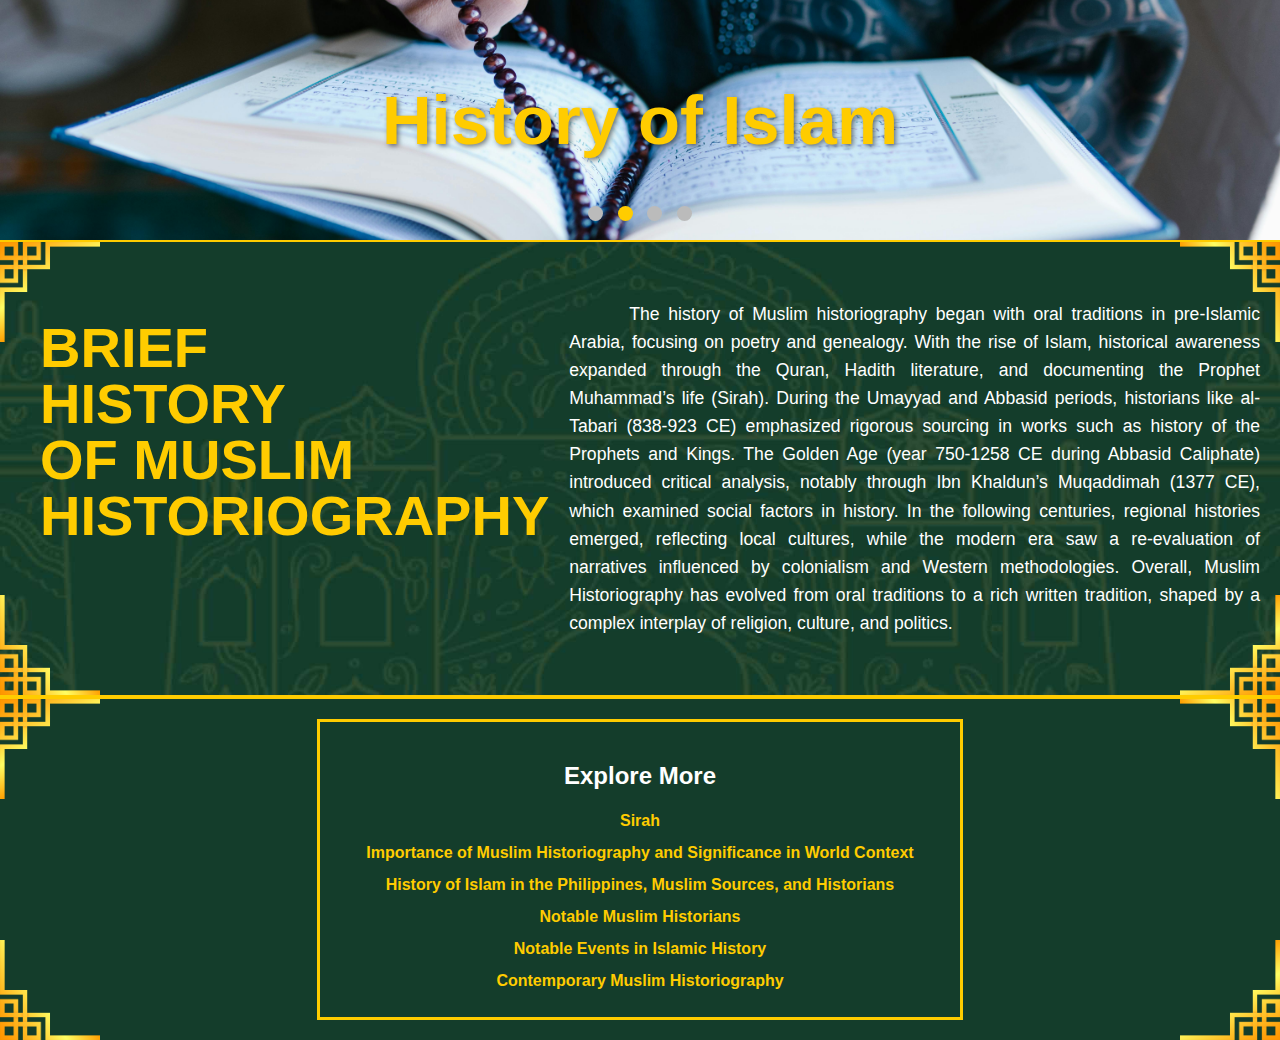
<file: index.html>
<!DOCTYPE html>
<html lang="en">
<head>
    <meta charset="UTF-8">
    <meta name="viewport" content="width=device-width, initial-scale=1.0">
    <title>History of Islam</title>
    <link rel="stylesheet" href="styles.css">
</head>
<body>
    <!-- Slideshow Section -->
    <header>
        <div class="slideshow-container">
            <!-- Slideshow images -->
            <div class="slideshow-title">History of Islam</div>
            <div class="mySlides fade" style="background-image: url('images/1884713.jpg');"></div>
            <div class="mySlides fade" style="background-image: url('images/pexels-rdne-7249191.jpg');"></div>
            <div class="mySlides fade" style="background-image: url('images/pexels-tayebmezahdia-318451.jpg');"></div>
            <div class="mySlides fade" style="background-image: url('images/Screenshot 2024-11-01 120912.png');"></div>
            <div class="dots-container">
                <span class="dot" onclick="currentSlide(1)"></span>
                <span class="dot" onclick="currentSlide(2)"></span>
                <span class="dot" onclick="currentSlide(3)"></span>
                <span class="dot" onclick="currentSlide(4)"></span>
            </div>
        </div>
    </header>

    <!-- Background Image Block for Description -->
    <section class="description-block">
        <div class="description-content">
            <div class="history-title">
                <h1>
                    <span>BRIEF</span><br>
                    <span>HISTORY</span><br>
                    <span>OF MUSLIM</span><br>
                    <span>HISTORIOGRAPHY</span>
                </h1>
            </div>
            <div class="history-content">
                <p>The history of Muslim historiography began with oral traditions in pre-Islamic Arabia, focusing on poetry and genealogy. With the rise of Islam, historical awareness expanded through the Quran, Hadith literature, and documenting the Prophet Muhammad’s life (Sirah). During the Umayyad and Abbasid periods, historians like al-Tabari (838-923 CE) emphasized rigorous sourcing in works such as history of the Prophets and Kings. The Golden Age (year 750-1258 CE during Abbasid Caliphate) introduced critical analysis, notably through Ibn Khaldun’s Muqaddimah (1377 CE), which examined social factors in history. In the following centuries, regional histories emerged, reflecting local cultures, while the modern era saw a re-evaluation of narratives influenced by colonialism and Western methodologies. Overall, Muslim Historiography has evolved from oral traditions to a rich written tradition, shaped by a complex interplay of religion, culture, and politics.</p>
            </div>
        </div>
        <div class="corner-top-left"></div>
        <div class="corner-top-right"></div>
        <div class="corner-bottom-left"></div>
        <div class="corner-bottom-right"></div>
    </section>

    <!-- Navigation to Other Pages -->
    <section class="navigation">
        <div class="navigation-wrapper">
            <h2>Explore More</h2>
            <ul>
                <li><a href="2nd.html">Sirah</a></li>
                <li><a href="3rd.html">Importance of Muslim Historiography and Significance in World Context</a></li>
                <li><a href="4th.html">History of Islam in the Philippines, Muslim Sources, and Historians</a></li>
                <li><a href="5th.html">Notable Muslim Historians</a></li>
                <li><a href="7th.html">Notable Events in Islamic History</a></li>
                <li><a href="6th.html">Contemporary Muslim Historiography</a></li>
            </ul>
        </div>
        <!-- Corner designs for navigation block -->
        <div class="nav-corner-top-left"></div>
        <div class="nav-corner-top-right"></div>
        <div class="nav-corner-bottom-left"></div>
        <div class="nav-corner-bottom-right"></div>
    </section>

    <script src="script.js"></script>
</body>
</html>
</file>
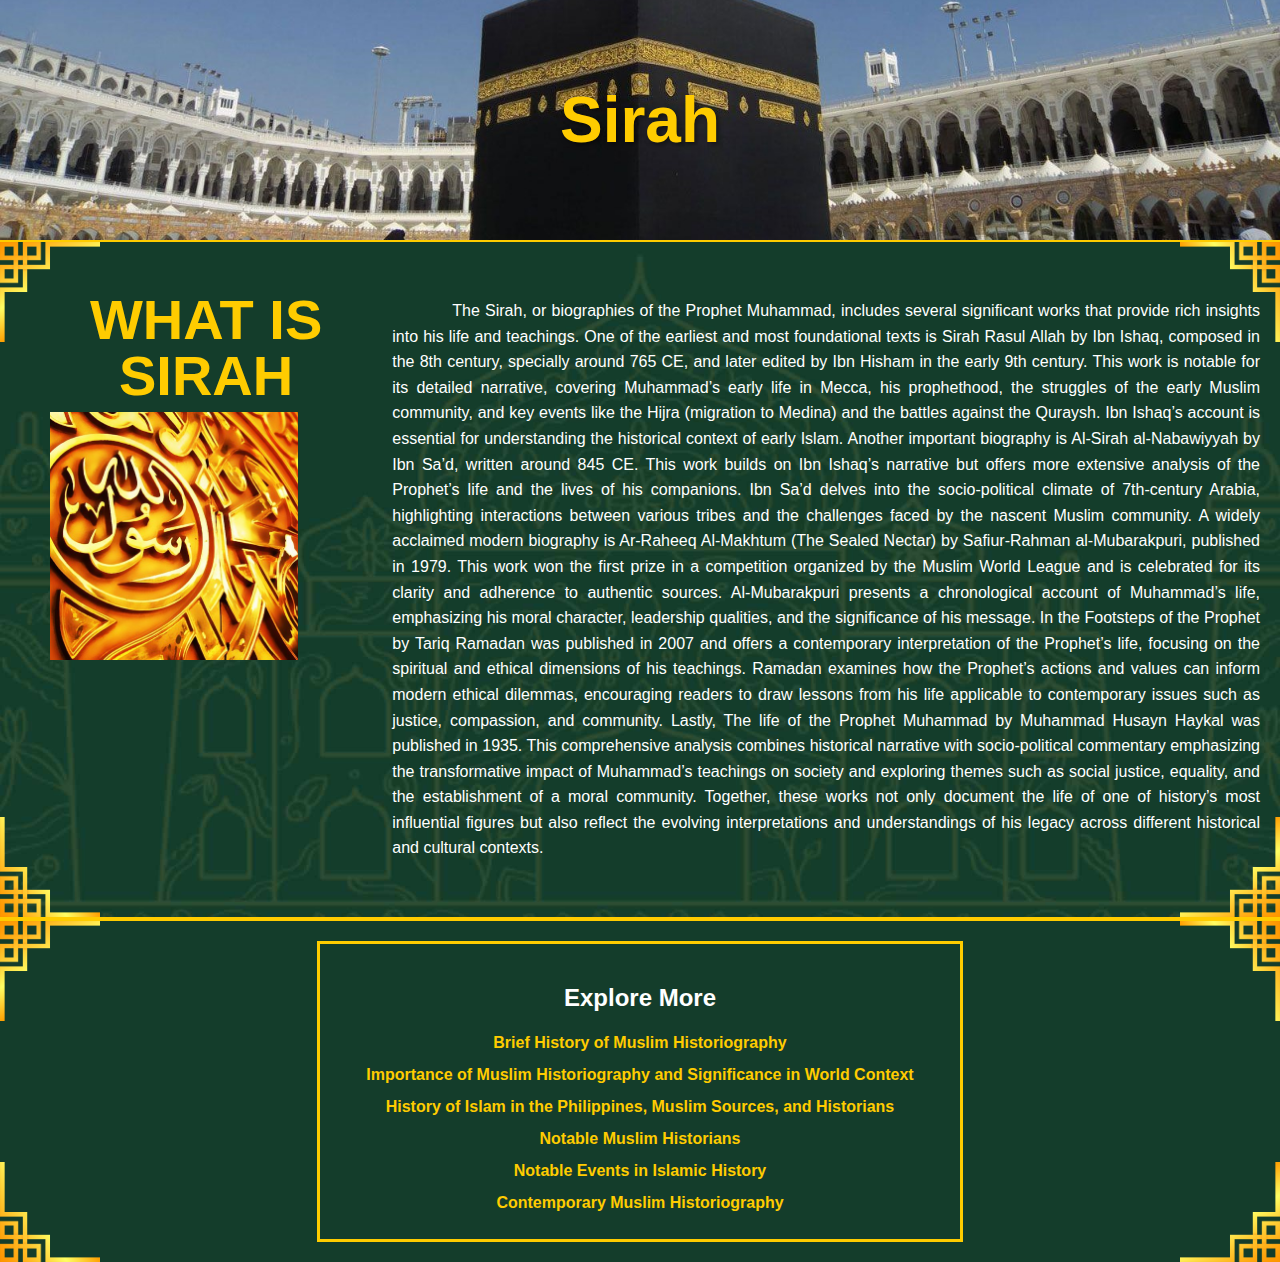
<file: 2nd.html>
<!DOCTYPE html>
<html lang="en">
<head>
    <meta charset="UTF-8">
    <meta name="viewport" content="width=device-width, initial-scale=1.0">
    <title>Sirah</title>
    <link rel="stylesheet" href="styles.css"> <!-- Link to the same CSS file -->
</head>
<body>
    <!-- Header Section -->
    <header class="sirah-header">
        <div class="header-content-sirah">
            <h1>Sirah</h1>
        </div>
    </header>

    <!-- Description Block Section -->
    <section class="description-block sirah-description">
        <div class="description-content">
            <div class="history-title-sirah">
                <h1>
                    <span>WHAT IS</span><br>
                    <span>SIRAH</span>
                </h1>
            </div>
            <div class="history-content">
                <img src="images/sirah.jpg" alt="Supporting Detail" class="supporting-image">
                <p>
                    The Sirah, or biographies of the Prophet Muhammad, includes several significant works that provide rich insights into his life and teachings. One of the earliest and most foundational texts is Sirah Rasul Allah by Ibn Ishaq, composed in the 8th century, specially around 765 CE, and later edited by Ibn Hisham in the early 9th century. This work is notable for its detailed narrative, covering Muhammad’s early life in Mecca, his prophethood, the struggles of the early Muslim community, and key events like the Hijra (migration to Medina) and the battles against the Quraysh. Ibn Ishaq’s account is essential for understanding the historical context of early Islam.
                    Another important biography is Al-Sirah al-Nabawiyyah by Ibn Sa’d, written around 845 CE. This work builds on Ibn Ishaq’s narrative but offers more extensive analysis of the Prophet’s life and the lives of his companions. Ibn Sa’d delves into the socio-political climate of 7th-century Arabia, highlighting interactions between various tribes and the challenges faced by the nascent Muslim community.
                    A widely acclaimed modern biography is Ar-Raheeq Al-Makhtum (The Sealed Nectar) by Safiur-Rahman al-Mubarakpuri, published in 1979. This work won the first prize in a competition organized by the Muslim World League and is celebrated for its clarity and adherence to authentic sources. Al-Mubarakpuri presents a chronological account of Muhammad’s life, emphasizing his moral character, leadership qualities, and the significance of his message.
                    In the Footsteps of the Prophet by Tariq Ramadan was published in 2007 and offers a contemporary interpretation of the Prophet’s life, focusing on the spiritual and ethical dimensions of his teachings. Ramadan examines how the Prophet’s actions and values can inform modern ethical dilemmas, encouraging readers to draw lessons from his life applicable to contemporary issues such as justice, compassion, and community.
                    Lastly, The life of the Prophet Muhammad by Muhammad Husayn Haykal was published in 1935. This comprehensive analysis combines historical narrative with socio-political commentary emphasizing the transformative impact of Muhammad’s teachings on society and exploring themes such as social justice, equality, and the establishment of a moral community.
                    Together, these works not only document the life of one of history’s most influential figures but also reflect the evolving interpretations and understandings of his legacy across different historical and cultural contexts.
                </p>
                <!-- Added Supporting Image -->
            </div>
        </div>
        <!-- Corner designs for description block -->
        <div class="corner-top-left"></div>
        <div class="corner-top-right"></div>
        <div class="corner-bottom-left"></div>
        <div class="corner-bottom-right"></div>
    </section>

    <!-- Navigation Block Section -->
    <section class="navigation">
        <div class="navigation-wrapper">
            <h2>Explore More</h2>
            <ul>
                <li><a href="index.html">Brief History of Muslim Historiography</a></li>
                <li><a href="3rd.html">Importance of Muslim Historiography and Significance in World Context</a></li>
                <li><a href="4th.html">History of Islam in the Philippines, Muslim Sources, and Historians</a></li>
                <li><a href="5th.html">Notable Muslim Historians</a></li>
                <li><a href="7th.html">Notable Events in Islamic History</a></li>
                <li><a href="6th.html">Contemporary Muslim Historiography</a></li>
            </ul>
        </div>
        <!-- Corner designs for navigation block -->
        <div class="nav-corner-top-left"></div>
        <div class="nav-corner-top-right"></div>
        <div class="nav-corner-bottom-left"></div>
        <div class="nav-corner-bottom-right"></div>
    </section>
</body>
</html>
</file>
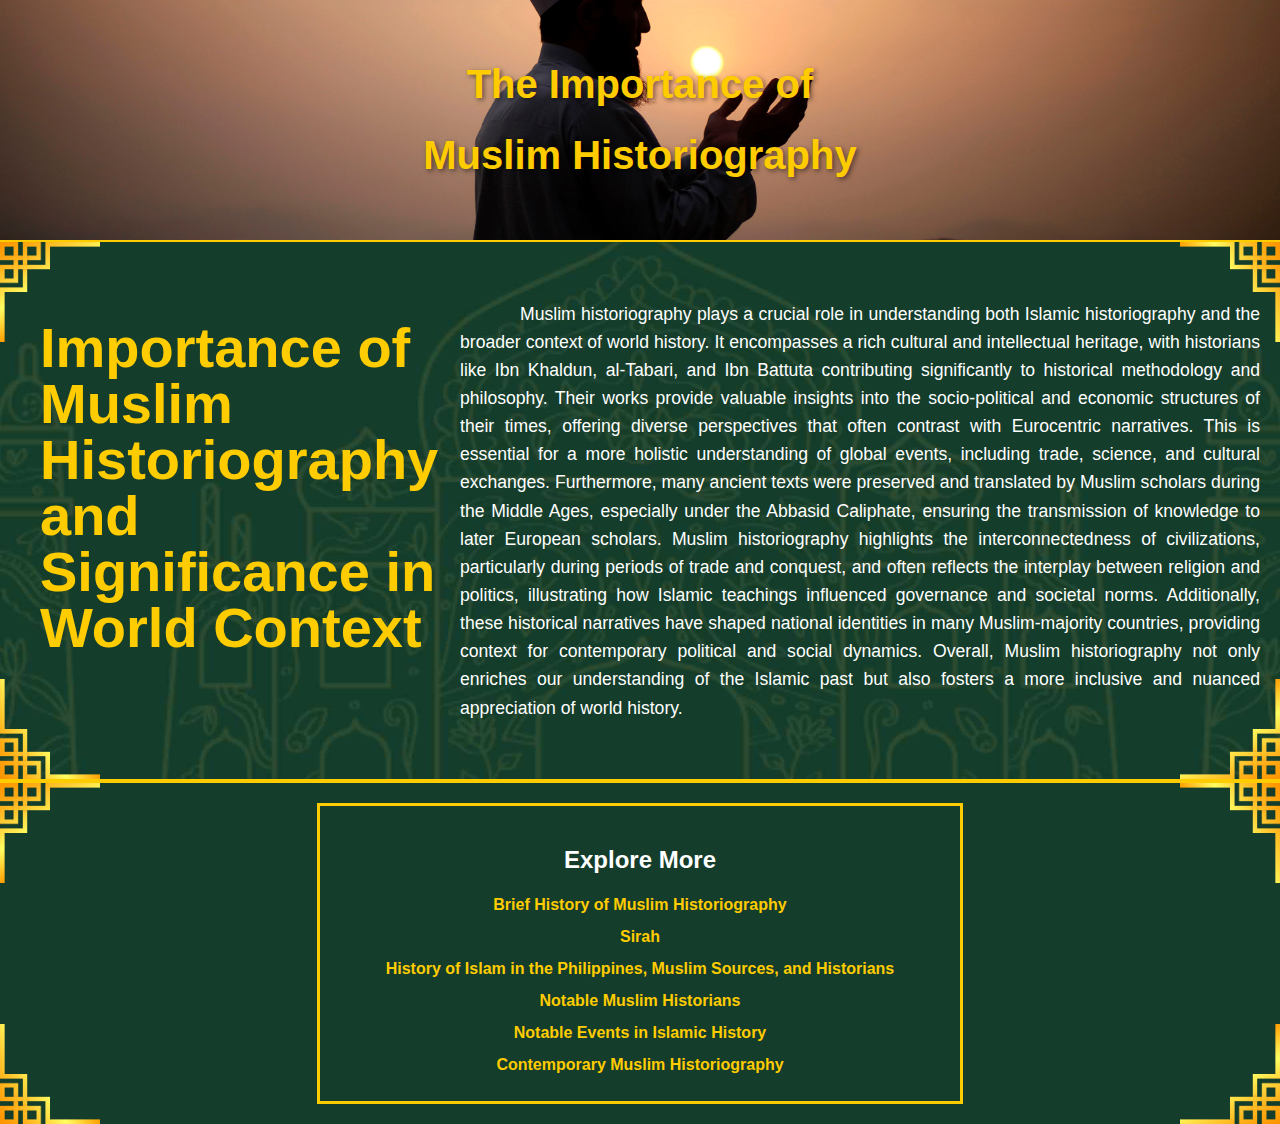
<file: 3rd.html>
<!DOCTYPE html>
<html lang="en">
<head>
    <meta charset="UTF-8">
    <meta name="viewport" content="width=device-width, initial-scale=1.0">
    <title>Importance of Muslim Historiography and Significance in World Context</title>
    <link rel="stylesheet" href="styles.css"> <!-- Link to the same CSS file -->
</head>
<body>
    <!-- Header Section -->
    <header class="third-header">
        <div class="header-content-third">
            <h1>The Importance of</h1>
            <h1>Muslim Historiography</h1>
        </div>
    </header>

    <!-- Description Block Section -->
    <div class="third-description description-block">
        <div class="description-content">
            <div class="history-title">
                <h1>Importance of Muslim Historiography and Significance in World Context</h1>
            </div>
            <div class="history-content">
                <p>Muslim historiography plays a crucial role in understanding both Islamic historiography and the broader context of world history. It encompasses a rich cultural and intellectual heritage, with historians like Ibn Khaldun, al-Tabari, and Ibn Battuta contributing significantly to historical methodology and philosophy. Their works provide valuable insights into the socio-political and economic structures of their times, offering diverse perspectives that often contrast with Eurocentric narratives. This is essential for a more holistic understanding of global events, including trade, science, and cultural exchanges. Furthermore, many ancient texts were preserved and translated by Muslim scholars during the Middle Ages, especially under the Abbasid Caliphate, ensuring the transmission of knowledge to later European scholars. Muslim historiography highlights the interconnectedness of civilizations, particularly during periods of trade and conquest, and often reflects the interplay between religion and politics, illustrating how Islamic teachings influenced governance and societal norms. Additionally, these historical narratives have shaped national identities in many Muslim-majority countries, providing context for contemporary political and social dynamics. Overall, Muslim historiography not only enriches our understanding of the Islamic past but also fosters a more inclusive and nuanced appreciation of world history.</p>
            </div>
        </div>

        <!-- Corner designs for description block -->
        <div class="corner-top-left"></div>
        <div class="corner-top-right"></div>
        <div class="corner-bottom-left"></div>
        <div class="corner-bottom-right"></div>
    </div>

    <!-- Navigation Block Section -->
    <section class="navigation">
        <div class="navigation-wrapper">
            <h2>Explore More</h2>
            <ul>
                <li><a href="index.html">Brief History of Muslim Historiography</a></li>
                <li><a href="2nd.html">Sirah</a></li>
                <li><a href="4th.html">History of Islam in the Philippines, Muslim Sources, and Historians</a></li>
                <li><a href="5th.html">Notable Muslim Historians</a></li>
                <li><a href="7th.html">Notable Events in Islamic History</a></li>
                <li><a href="6th.html">Contemporary Muslim Historiography</a></li>
            </ul>
        </div>
        <!-- Corner designs for navigation block -->
        <div class="nav-corner-top-left"></div>
        <div class="nav-corner-top-right"></div>
        <div class="nav-corner-bottom-left"></div>
        <div class="nav-corner-bottom-right"></div>
    </section>
</body>
</html>
</file>
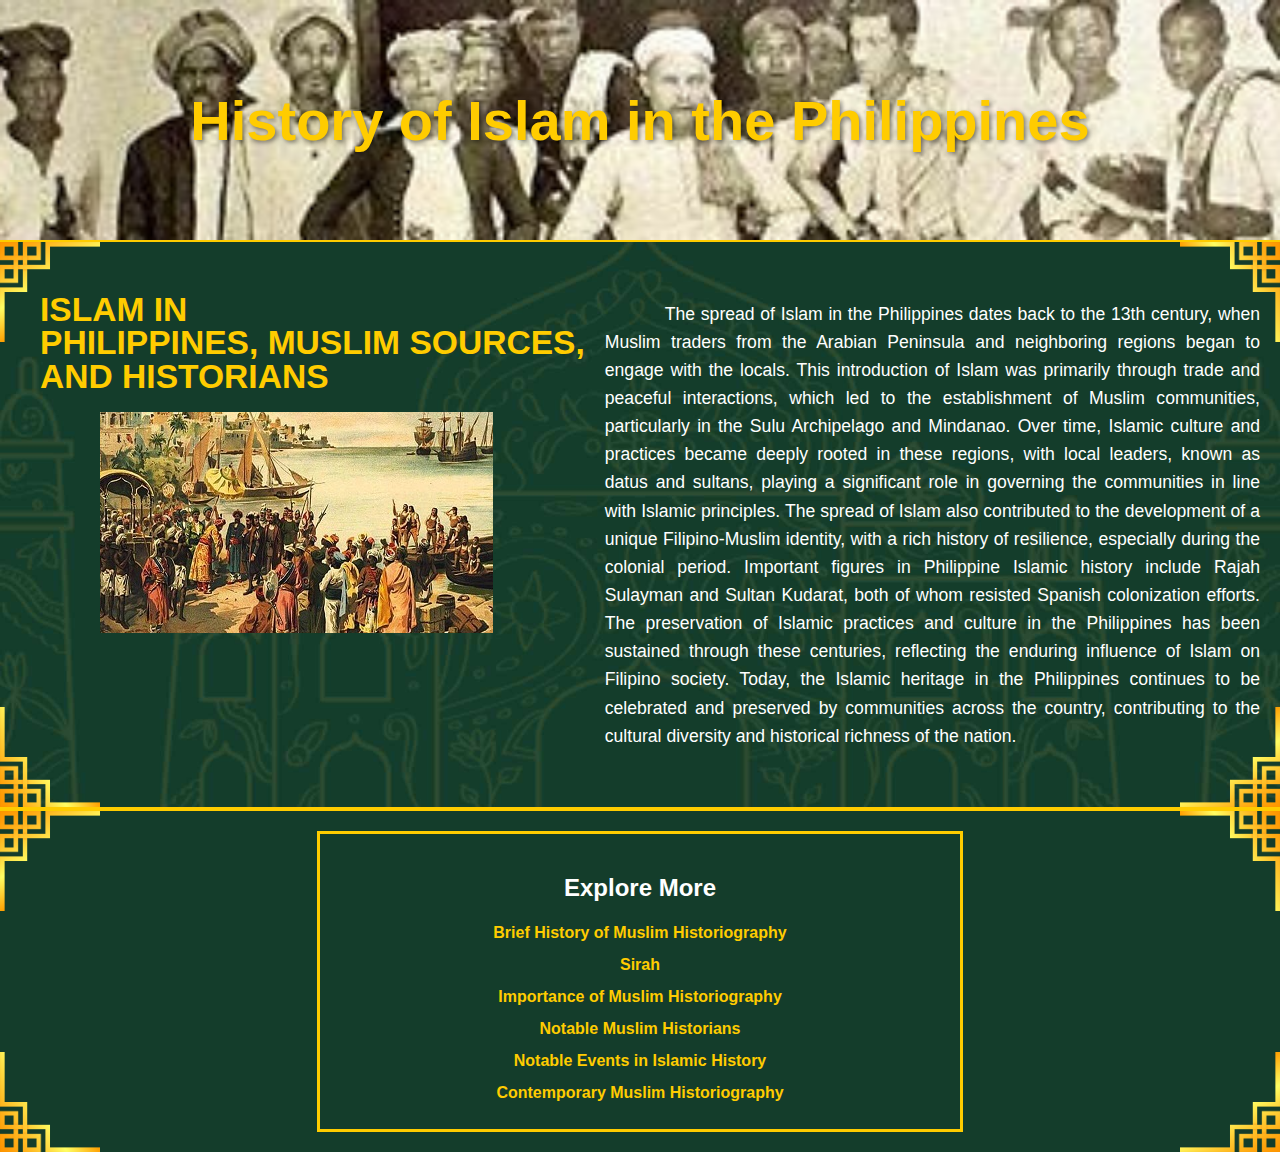
<file: 4th.html>
<!DOCTYPE html>
<html lang="en">
<head>
    <meta charset="UTF-8">
    <meta name="viewport" content="width=device-width, initial-scale=1.0">
    <title>History of Islam in the Philippines, Muslim Sources, and Historians</title>
    <link rel="stylesheet" href="styles.css"> <!-- Link to the same CSS file -->
</head>
<body>
    <!-- Header Section -->
    <header class="philippines-header">
        <div class="header-content-philippines">
            <h1>History of Islam in the Philippines</h1>
        </div>
    </header>

    <!-- Description Block Section -->
    <section class="description-block philippines-description">
        <div class="description-content">
            <div class="history-title-philippines">
                <h1>
                    <span>ISLAM IN</span><br>
                    <span>PHILIPPINES, MUSLIM SOURCES,<br>
                    <span>AND HISTORIANS</span>
                </h1>
            </div>
            <div class="history-content">
                <img src="images/history.jpg" alt="Supporting Detail" class="supporting-image-philippines">
                <p>
                    The spread of Islam in the Philippines dates back to the 13th century, when Muslim traders from the Arabian Peninsula and neighboring regions began to engage with the locals. This introduction of Islam was primarily through trade and peaceful interactions, which led to the establishment of Muslim communities, particularly in the Sulu Archipelago and Mindanao.
                    Over time, Islamic culture and practices became deeply rooted in these regions, with local leaders, known as datus and sultans, playing a significant role in governing the communities in line with Islamic principles. The spread of Islam also contributed to the development of a unique Filipino-Muslim identity, with a rich history of resilience, especially during the colonial period.
                    Important figures in Philippine Islamic history include Rajah Sulayman and Sultan Kudarat, both of whom resisted Spanish colonization efforts. The preservation of Islamic practices and culture in the Philippines has been sustained through these centuries, reflecting the enduring influence of Islam on Filipino society.
                    Today, the Islamic heritage in the Philippines continues to be celebrated and preserved by communities across the country, contributing to the cultural diversity and historical richness of the nation.
                </p>
                <!-- Added Supporting Image -->
            </div>
        </div>
        <!-- Corner designs for description block -->
        <div class="corner-top-left-philippines"></div>
        <div class="corner-top-right-philippines"></div>
        <div class="corner-bottom-left-philippines"></div>
        <div class="corner-bottom-right-philippines"></div>
    </section>

    <!-- Navigation Block Section -->
    <section class="navigation">
        <div class="navigation-wrapper">
            <h2>Explore More</h2>
            <ul>
                <li><a href="index.html">Brief History of Muslim Historiography</a></li>
                <li><a href="2nd.html">Sirah</a></li>
                <li><a href="3rd.html">Importance of Muslim Historiography</a></li>
                <li><a href="5th.html">Notable Muslim Historians</a></li>
                <li><a href="7th.html">Notable Events in Islamic History</a></li>
                <li><a href="6th.html">Contemporary Muslim Historiography</a></li>
            </ul>
        </div>
        <!-- Corner designs for navigation block -->
        <div class="nav-corner-top-left"></div>
        <div class="nav-corner-top-right"></div>
        <div class="nav-corner-bottom-left"></div>
        <div class="nav-corner-bottom-right"></div>
    </section>
</body>
</html>
</file>
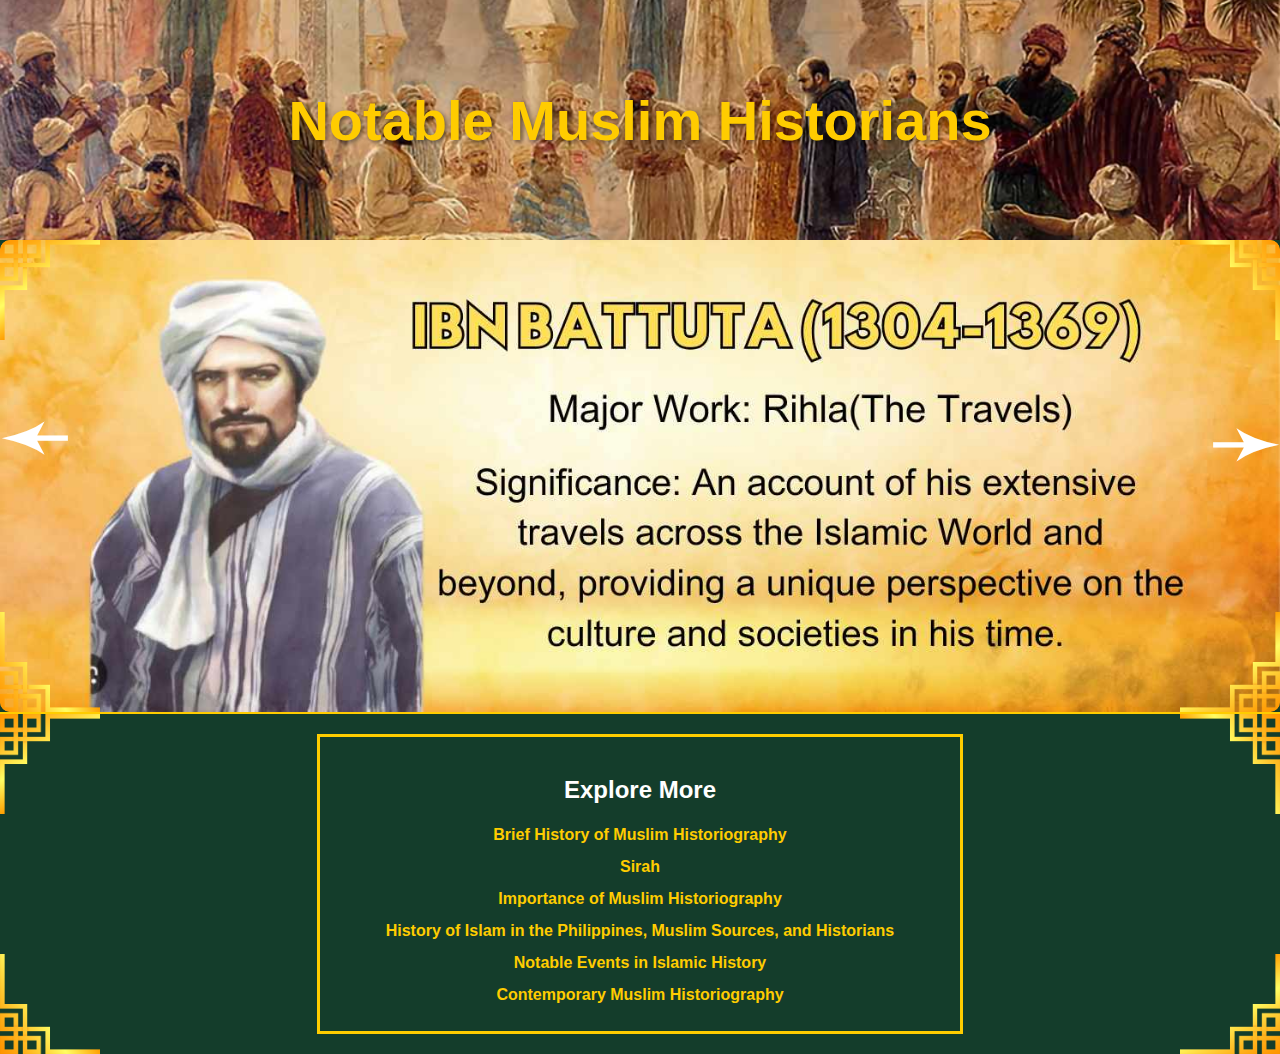
<file: 5th.html>
<!DOCTYPE html>
<html lang="en">
<head>
    <meta charset="UTF-8">
    <meta name="viewport" content="width=device-width, initial-scale=1.0">
    <title>Notable Muslim Historians</title>
    <link rel="stylesheet" href="styles.css">
</head>
<body>

    <!-- Header Section -->
    <header class="notable-header">
        <div class="header-content-notable">
            <h1>Notable Muslim Historians</h1>
        </div>
    </header>

    <!-- Notable Muslim Historians Block -->
    <div class="description-block-notable historians-block">
        <div class="entry-container">
            <div class="entry active">
                <img src="images/Ibn.jpg" alt="Image of Ibn Khaldun" class="entry-image">
            </div>
            <div class="entry">
                <img src="images/2.jpg" alt="Image of Al-Tabari" class="entry-image">
            </div>
            <div class="entry">
                <img src="images/3.jpg" alt="Image of Ibn Battuta" class="entry-image">
            </div>
            <div class="entry">
                <img src="images/4.jpg" alt="Image of Ibn Battuta" class="entry-image">
            </div>
            <div class="entry">
                <img src="images/5.jpg" alt="Image of Ibn Battuta" class="entry-image">
            </div>
            <div class="entry">
                <img src="images/6.jpg" alt="Image of Ibn Battuta" class="entry-image">
            </div>
            <div class="entry">
                <img src="images/7.jpg" alt="Image of Ibn Battuta" class="entry-image">
            </div>
            <div class="entry">
                <img src="images/8.jpg" alt="Image of Ibn Battuta" class="entry-image">
            </div>
            <div class="entry">
                <img src="images/9.jpg" alt="Image of Ibn Battuta" class="entry-image">
            </div>
            <div class="entry">
                <img src="images/10.jpg" alt="Image of Ibn Battuta" class="entry-image">
            </div>
        </div>

        <!-- Previous button -->
        <button class="prev-button" onclick="showPrevEntry('historians')">
            ➛
        </button>

        <!-- Next button -->
        <button class="next-button" onclick="showNextEntry('historians')">
            ➛
        </button>

        <!-- Corner designs for the historians block -->
        <div class="corner-top-left"></div>
        <div class="corner-top-right"></div>
        <div class="corner-bottom-left"></div>
        <div class="corner-bottom-right"></div>
    </div>

    <!-- Navigation Section -->
    <section class="navigation">
        <div class="navigation-wrapper">
            <h2>Explore More</h2>
            <ul>
                <li><a href="index.html">Brief History of Muslim Historiography</a></li>
                <li><a href="2nd.html">Sirah</a></li>
                <li><a href="3rd.html">Importance of Muslim Historiography</a></li>
                <li><a href="4th.html">History of Islam in the Philippines, Muslim Sources, and Historians</a></li>
                <li><a href="7th.html">Notable Events in Islamic History</a></li>
                <li><a href="6th.html">Contemporary Muslim Historiography</a></li>
            </ul>
        </div>

        <!-- Corner designs for navigation block -->
        <div class="nav-corner-top-left"></div>
        <div class="nav-corner-top-right"></div>
        <div class="nav-corner-bottom-left"></div>
        <div class="nav-corner-bottom-right"></div>
    </section>

    <!-- Link to JavaScript -->
    <script src="script.js"></script>
</body>
</html>
</file>
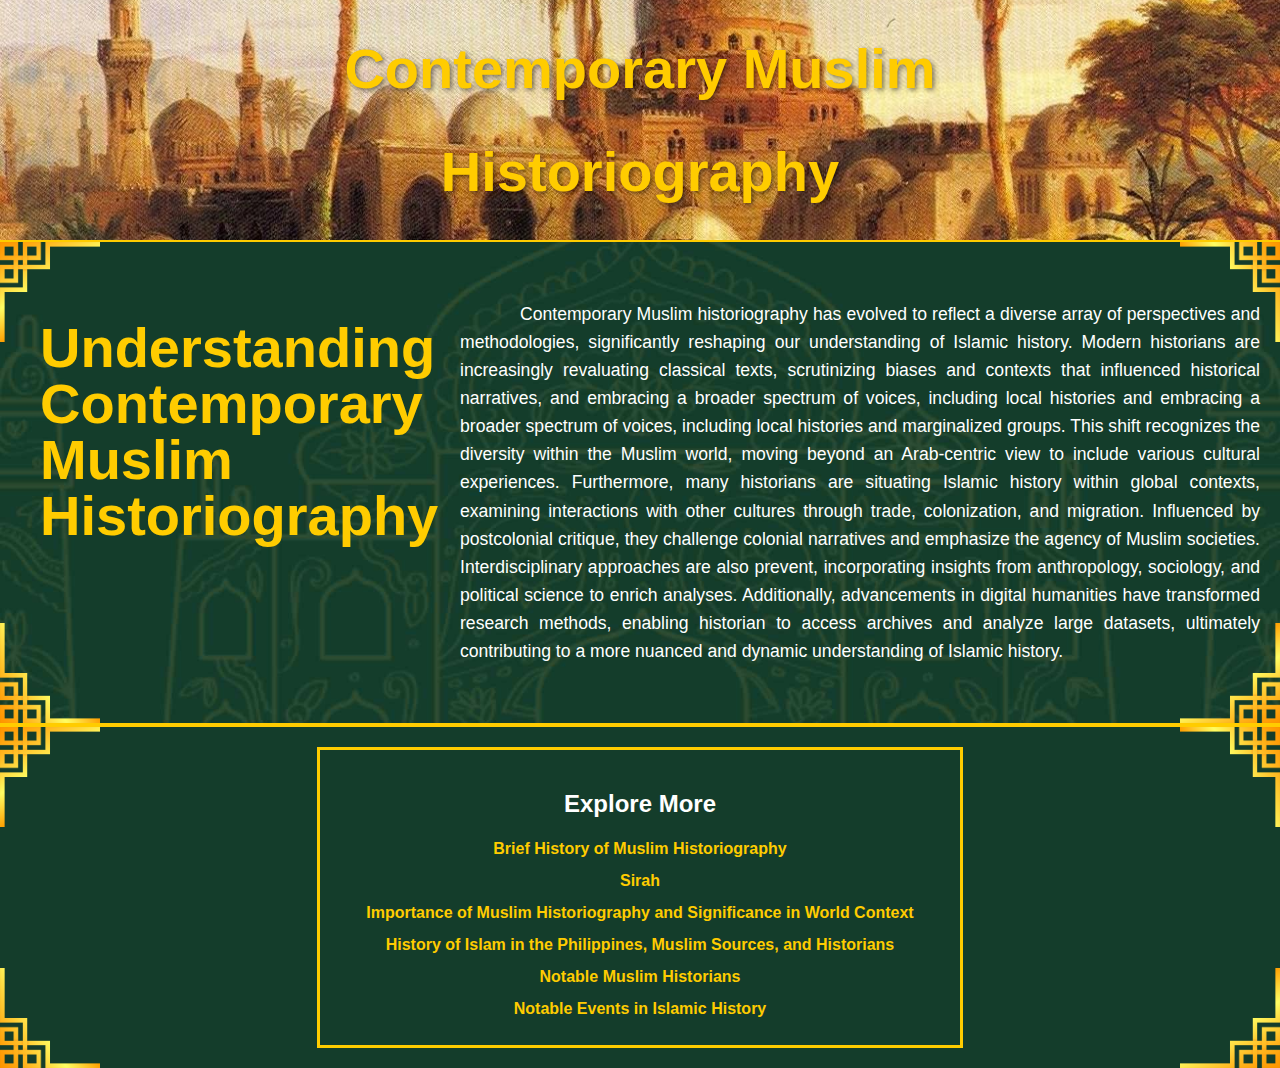
<file: 6th.html>
<!DOCTYPE html>
<html lang="en">
<head>
    <meta charset="UTF-8">
    <meta name="viewport" content="width=device-width, initial-scale=1.0">
    <title>Contemporary Muslim Historiography</title>
    <link rel="stylesheet" href="styles.css"> <!-- Link to the existing CSS file -->
</head>
<body>
    <!-- Header Section -->
    <header class="contemporary-header">
        <div class="header-content-contemporary">
            <h1>Contemporary Muslim</h1>
            <h1>Historiography</h1>
        </div>
    </header>

    <!-- Description Block Section -->
    <div class="contemporary-description description-block">
        <div class="description-content">
            <div class="history-title">
                <h1>Understanding Contemporary Muslim Historiography</h1>
            </div>
            <div class="history-content">
                <p>Contemporary Muslim historiography has evolved to reflect a diverse array of perspectives and methodologies, significantly reshaping our understanding of Islamic history. Modern historians are increasingly revaluating classical texts, scrutinizing biases and contexts that influenced historical narratives, and embracing a broader spectrum of voices, including local histories and embracing a broader spectrum of voices, including local histories and marginalized groups. This shift recognizes the diversity within the Muslim world, moving beyond an Arab-centric view to include various cultural experiences. Furthermore, many historians are situating Islamic history within global contexts, examining interactions with other cultures through trade, colonization, and migration. Influenced by postcolonial critique, they challenge colonial narratives and emphasize the agency of Muslim societies. Interdisciplinary approaches are also prevent, incorporating insights from anthropology, sociology, and political science to enrich analyses. Additionally, advancements in digital humanities have transformed research methods, enabling historian to access archives and analyze large datasets, ultimately contributing to a more nuanced and dynamic understanding of Islamic history.</p>
            </div>
        </div>

        <!-- Corner designs for description block -->
        <div class="corner-top-left"></div>
        <div class="corner-top-right"></div>
        <div class="corner-bottom-left"></div>
        <div class="corner-bottom-right"></div>
    </div>

    <!-- Navigation Block Section -->
    <section class="navigation">
        <div class="navigation-wrapper">
            <h2>Explore More</h2>
            <ul>
                <li><a href="index.html">Brief History of Muslim Historiography</a></li>
                <li><a href="2nd.html">Sirah</a></li>
                <li><a href="3rd.html">Importance of Muslim Historiography and Significance in World Context</a></li>
                <li><a href="4th.html">History of Islam in the Philippines, Muslim Sources, and Historians</a></li>
                <li><a href="5th.html">Notable Muslim Historians</a></li>
                <li><a href="7th.html">Notable Events in Islamic History</a></li>
                
            </ul>
        </div>
        <!-- Corner designs for navigation block -->
        <div class="nav-corner-top-left"></div>
        <div class="nav-corner-top-right"></div>
        <div class="nav-corner-bottom-left"></div>
        <div class="nav-corner-bottom-right"></div>
    </section>
</body>
</html>
</file>
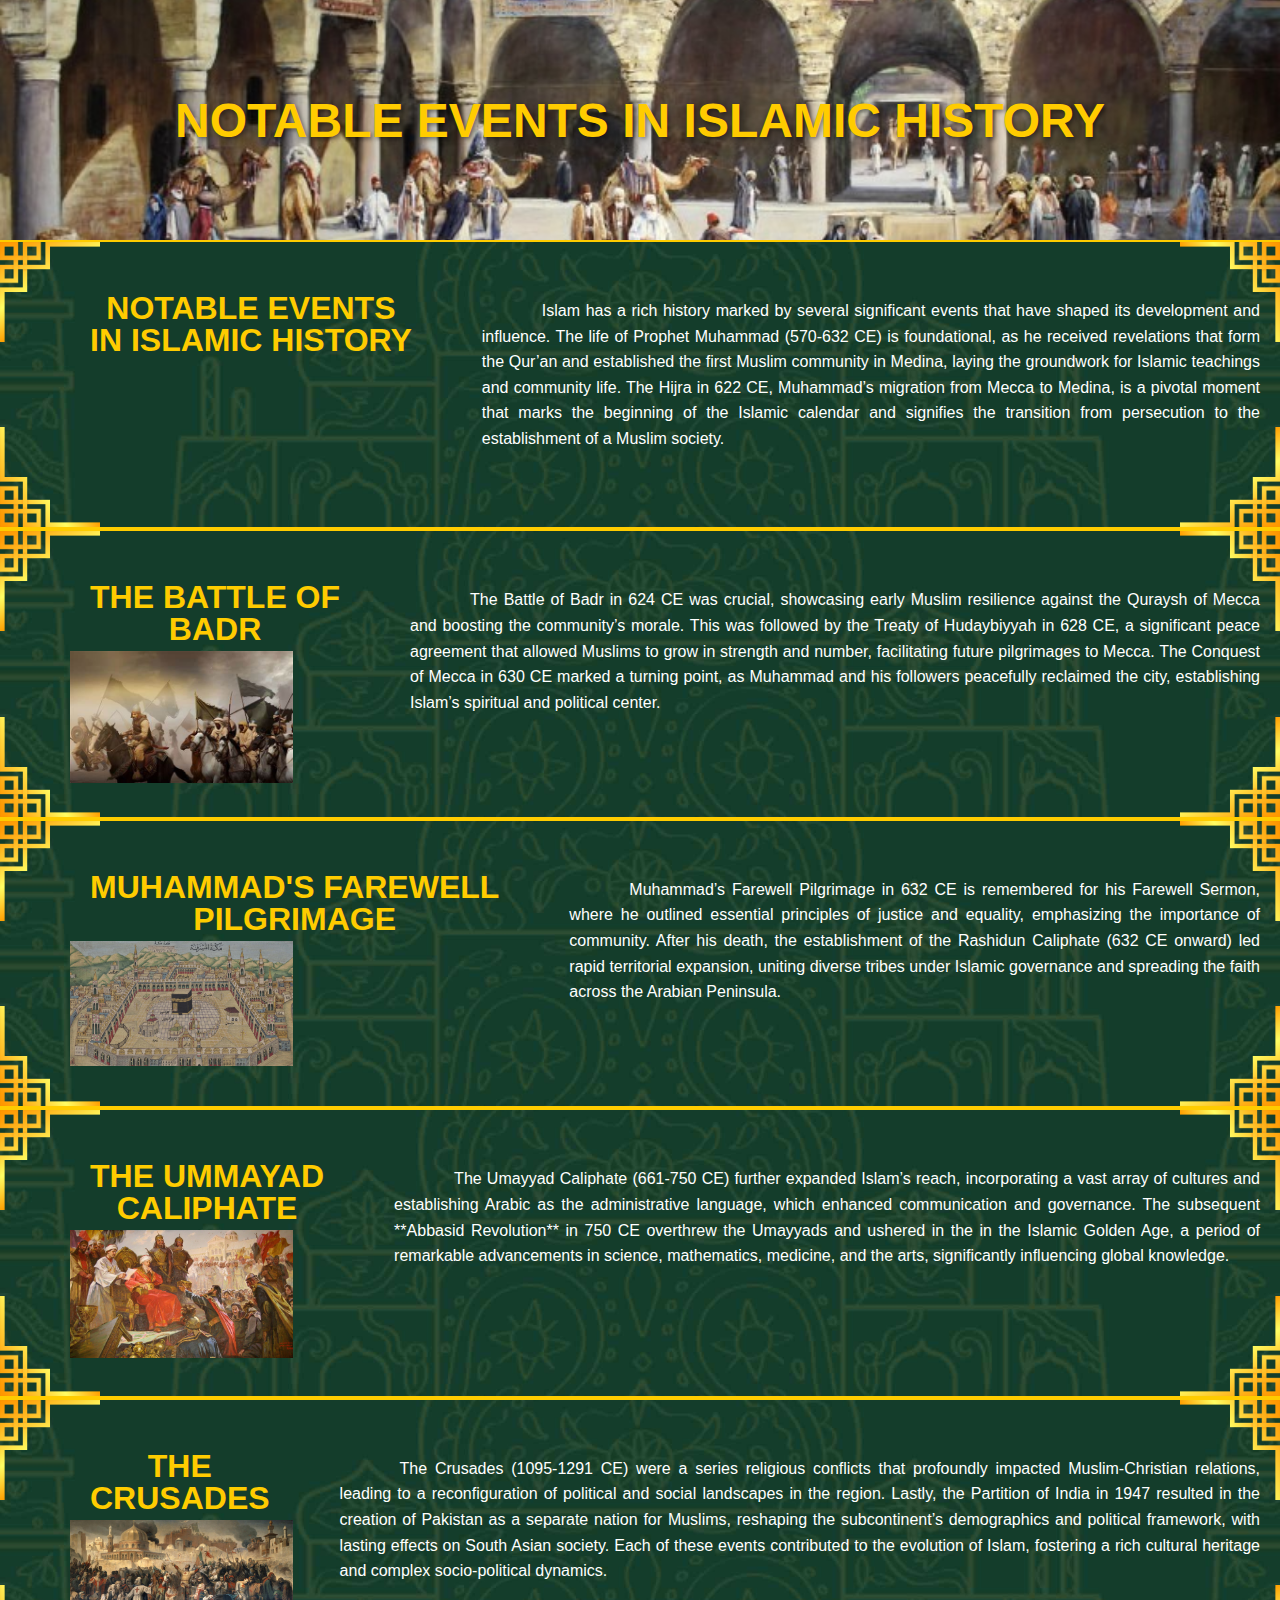
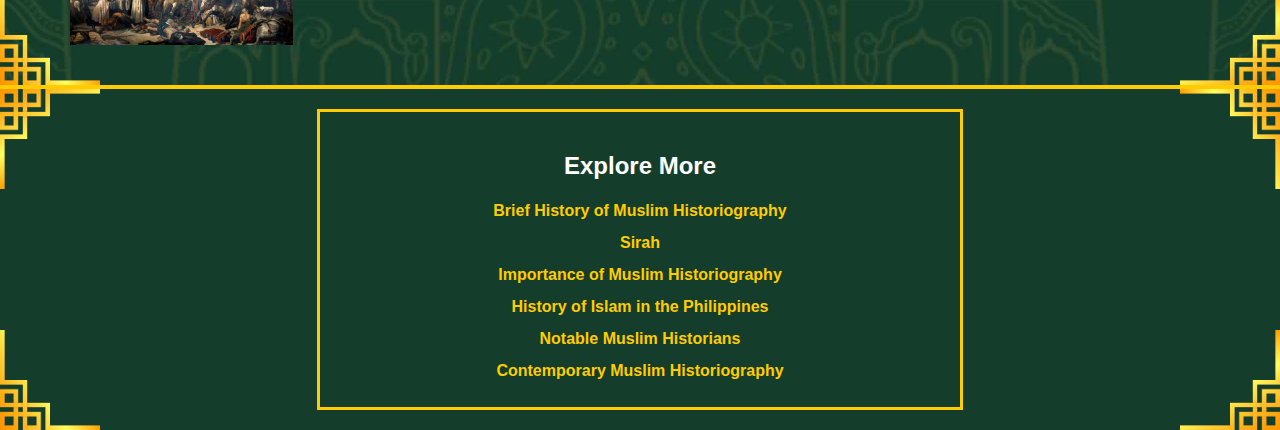
<file: 7th.html>
<!DOCTYPE html>
<html lang="en">
<head>
    <meta charset="UTF-8">
    <meta name="viewport" content="width=device-width, initial-scale=1.0">
    <title>Sirah</title>
    <link rel="stylesheet" href="styles.css">
</head>
<body>
    <!-- Header Section -->
    <header class="events-header">
        <div class="header-content-events">
            <h1>NOTABLE EVENTS IN ISLAMIC HISTORY</h1>
        </div>
    </header>

    <!-- First Description Block -->
    <section class="description-block events-description">
        <div class="description-content">
            <div class="history-title-events">
                <h1><span>NOTABLE EVENTS</span><br><span>IN ISLAMIC HISTORY</span></h1>
            </div>
            <div class="history-content">
                <p>
                    Islam has a rich history marked by several significant events that have shaped its development and influence. The life of Prophet Muhammad (570-632 CE) is foundational, as he received revelations that form the Qur’an and established the first Muslim community in Medina, laying the groundwork for Islamic teachings and community life. The Hijra in 622 CE, Muhammad’s migration from Mecca to Medina, is a pivotal moment that marks the beginning of the 
Islamic calendar and signifies the transition from persecution to the establishment of a Muslim society.

                </p>
            </div>
        </div>
        <div class="corner-top-left"></div>
        <div class="corner-top-right"></div>
        <div class="corner-bottom-left"></div>
        <div class="corner-bottom-right"></div>
    </section>

    <!-- Additional Description Block 1 -->
    <section class="description-block events-description">
        <div class="description-content">
            <div class="history-title-events">
                <h1><span>THE BATTLE OF</span><br><span>BADR</span></h1>
            </div>
            <div class="history-content">
                <img src="images/badr.jpg" alt="Battle of Badr" class="supporting-image-events">
                <p>
                    The Battle of Badr in 624 CE was crucial, showcasing early Muslim resilience against the Quraysh of Mecca and boosting the community’s morale. This was followed by the Treaty of Hudaybiyyah in 628 CE, a significant peace agreement that allowed Muslims to grow in strength and number, facilitating future pilgrimages to Mecca. The Conquest of Mecca in 630 CE marked a turning point, as Muhammad and his followers peacefully reclaimed the city, establishing Islam’s spiritual and political center.
                </p>
            </div>
        </div>
        <div class="corner-top-left"></div>
        <div class="corner-top-right"></div>
        <div class="corner-bottom-left"></div>
        <div class="corner-bottom-right"></div>
    </section>

    <!-- Additional Description Block 2 -->
    <section class="description-block events-description">
        <div class="description-content">
            <div class="history-title-events">
                <h1><span>MUHAMMAD'S FAREWELL</span><br><span>PILGRIMAGE</span></h1>
            </div>
            <div class="history-content">
                <img src="images/pilrgim.jpg" alt="Treaty of Hudaybiyyah" class="supporting-image-events">
                <p>
                    Muhammad’s Farewell Pilgrimage in 632 CE is remembered for his Farewell Sermon, where he outlined essential principles of justice and equality, emphasizing the importance of community. After  his death, the establishment of the Rashidun Caliphate (632 CE onward) led rapid territorial expansion, uniting diverse tribes under Islamic governance and spreading the faith across the Arabian Peninsula.
                </p>
            </div>
        </div>
        <div class="corner-top-left"></div>
        <div class="corner-top-right"></div>
        <div class="corner-bottom-left"></div>
        <div class="corner-bottom-right"></div>
    </section>

    <!-- Additional Description Block 3 -->
    <section class="description-block events-description">
        <div class="description-content">
            <div class="history-title-events">
                <h1><span>THE UMMAYAD</span><br><span>CALIPHATE</span></h1>
            </div>
            <div class="history-content">
                <img src="images/ummayad.jpg" alt="Conquest of Mecca" class="supporting-image-events">
                <p>
                    The Umayyad Caliphate (661-750 CE) further expanded Islam’s reach, incorporating a vast array of cultures and establishing Arabic as the administrative language, which enhanced communication and governance. The subsequent **Abbasid Revolution** in 750 CE overthrew the Umayyads and ushered in the in the Islamic Golden Age, a period of remarkable advancements in science, mathematics, medicine, and the arts, significantly influencing global knowledge.
                </p>
            </div>
        </div>
        <div class="corner-top-left"></div>
        <div class="corner-top-right"></div>
        <div class="corner-bottom-left"></div>
        <div class="corner-bottom-right"></div>
    </section>

    <!-- Additional Description Block 4 -->
    <section class="description-block events-description">
        <div class="description-content">
            <div class="history-title-events">
                <h1><span>THE</span><br><span>CRUSADES</span></h1>
            </div>
            <div class="history-content">
                <img src="images/crusades.jpg" alt="Last Sermon" class="supporting-image-events">
                <p>
                    The Crusades (1095-1291 CE) were a series religious conflicts that profoundly impacted Muslim-Christian relations, leading to a reconfiguration of political and social landscapes in the region. Lastly, the  Partition of India  in 1947 resulted in the creation of Pakistan as a separate nation for Muslims, reshaping the subcontinent’s demographics and political framework, with lasting effects on South Asian society. Each of these events contributed to the evolution of Islam, fostering a rich cultural heritage and complex socio-political dynamics.
                </p>
            </div>
        </div>
        <div class="corner-top-left"></div>
        <div class="corner-top-right"></div>
        <div class="corner-bottom-left"></div>
        <div class="corner-bottom-right"></div>
    </section>

    <!-- Navigation Block Section -->
    <section class="navigation">
        <div class="navigation-wrapper">
            <h2>Explore More</h2>
            <ul>
                <li><a href="index.html">Brief History of Muslim Historiography</a></li>
                <li><a href="2nd.html">Sirah</a></li>
                <li><a href="3rd.html">Importance of Muslim Historiography</a></li>
                <li><a href="4th.html">History of Islam in the Philippines</a></li>
                <li><a href="5th.html">Notable Muslim Historians</a></li>
                <li><a href="6th.html">Contemporary Muslim Historiography</a></li>
            </ul>
        </div>
        <div class="nav-corner-top-left"></div>
        <div class="nav-corner-top-right"></div>
        <div class="nav-corner-bottom-left"></div>
        <div class="nav-corner-bottom-right"></div>
    </section>
</body>
</html>
</file>
<file: styles.css>
/* General Styles */
body {
    font-family: Arial, sans-serif;
    margin: 0;
    padding: 0;
    background-color: #143d2b; /* Dark Green background */
    color: #ffffff; /* White text for contrast */
}

/* Slideshow Styles */
.slideshow-container {
    position: relative;
    max-width: 100%;
    width: 100%;
    height: 240px;
    margin: auto;
    overflow: hidden;
}

.slideshow-title {
    position: absolute;
    top: 50%;
    left: 50%;
    transform: translate(-50%, -50%);
    color: #ffcc00;
    font-size: 4.3em;
    font-weight: bold;
    text-shadow: 2px 2px 5px rgba(0, 0, 0, 0.5);
    z-index: 2;
    text-align: center;
}

.mySlides {
    display: none;
    width: 100%;
    height: 100%;
    background-size: cover;
    background-position: center;
}

.dots-container {
    text-align: center;
    position: absolute;
    bottom: 15px;
    width: 100%;
}

.dot {
    height: 15px;
    width: 15px;
    margin: 0 5px;
    background-color: #bbb;
    border-radius: 50%;
    display: inline-block;
    transition: background-color 0.6s ease;
    cursor: pointer;
}

.dot.active {
    background-color: #ffcc00;
}

/* Description Block Styling */
.description-block {
    position: relative;
    background-image: url('images/bg.jpg');
    background-size: cover;
    background-position: center;
    padding: 30px;
    color: #ffffff;
    display: flex;
    border-top: 2px solid #ffcc00;
    border-bottom: 2px solid #ffcc00;
    flex-direction: column; /* Allow stacking of elements */
    height: auto; /* Changed from fixed height */
}

.description-content {
    display: flex;
    align-items: flex-start;
    width: 100%;
    padding: 10px;
    position: relative;
    z-index: 2;
    flex-grow: 1; /* Allow content to take available space */
}


.history-title {
    flex: 1;
    text-align: left;
}

.history-title h1 {
    font-size: 3.5em;
    color: #ffcc00;
    line-height: 1;
}

.history-content {
    flex: 2;
    text-align: justify;
    padding-left: 20px;
}

.history-content p {
    color: #ffffff;
    line-height: 1.6;
    font-size: 1.1em;
    text-indent: 60px;
}

.description-block::before {
    content: "";
    position: absolute;
    top: 0;
    left: 0;
    width: 100%;
    height: 100%;
    background-color: rgba(255, 255, 255, 0.532);
    z-index: 1;
}

/* Corner designs for description block */
.corner-top-left,
.corner-top-right,
.corner-bottom-left,
.corner-bottom-right {
    position: absolute;
    background-image: url('images/vecteezy_golden-china-corner-pattern-border-frame-design-for_36090302.png');
    background-size: contain;
    background-repeat: no-repeat;
    width: 100px;
    height: 100px;
    z-index: 3;
}

.corner-top-left { top: 0; left: 0; transform: rotate(90deg); }
.corner-top-right { top: 0; right: 0; transform: rotate(180deg); }
.corner-bottom-left { bottom: 0; left: 0; transform: rotate(360deg); }
.corner-bottom-right { bottom: 0; right: 0; transform: rotate(270deg); }

/* Navigation Section */
.navigation {
    background-color: #143d2b; /* Change as needed */
    padding: 20px;
    text-align: center;
    border-top: 2px solid #ffcc00; /* Optional: keep or adjust */
    position: relative; /* Position relative to contain corner designs */
}

.navigation a {
    font-size: 1em; /* Adjust this value as needed */
    text-decoration: none;
    color: #ffcc00; /* Default link color */
    font-weight: bold;
    transition: color 0.3s ease;
}


.navigation-wrapper {
    border: 3px solid #ffcc00; /* Yellow border */
    padding: 20px; /* Padding inside the box */
    width: 80%; /* Example: set width to 80% of the container */
    max-width: 600px; /* Example: set maximum width */
    margin: 0 auto; /* Center the box horizontally */
}

/* Heading inside the navigation */
.navigation h2 {
    color: #ffffff; /* Change color as needed */
    margin-bottom: 15px; /* Space below the heading */
}

/* Align navigation items */
.navigation ul {
    list-style-type: none;
    padding: 0;
    margin: 0;
    display: flex;
    flex-direction: column;
    align-items: center;
}

.navigation li { 
    margin: 7px 0; 
}

.navigation a {
    text-decoration: none;
    color: #ffcc00; /* Default link color */
    font-weight: bold;
    transition: color 0.3s ease; /* Smooth transition for hover effect */
}

/* Change hover color for better readability */
.navigation a:hover {
    color: #ffffff; /* White color on hover for better contrast */
    background-color: #ffcc00; /* Add a yellow background on hover */
    padding: 5px 10px; /* Padding to create space around text */
    border-radius: 5px; /* Rounded corners for hover effect */
}

/* Corner designs for navigation block */
.nav-corner-top-left,
.nav-corner-top-right,
.nav-corner-bottom-left,
.nav-corner-bottom-right {
    position: absolute;
    background-image: url('images/vecteezy_golden-china-corner-pattern-border-frame-design-for_36090302.png');
    background-size: contain;
    background-repeat: no-repeat;
    width: 100px;
    height: 100px;
    z-index: 3;
}

/* Position each corner within navigation */
.nav-corner-top-left { top: 0; left: 0; transform: rotate(90deg); }
.nav-corner-top-right { top: 0; right: 0; transform: rotate(180deg); }
.nav-corner-bottom-left { bottom: 0; left: 0; transform: rotate(0deg); }
.nav-corner-bottom-right { bottom: 0; right: 0; transform: rotate(270deg); }

/* Sirah Page Header */
.sirah-header {
    background-image: url('images/1884713.jpg'); /* Replace with your desired image */
    background-size: cover;
    background-position: center;
    height: 240px;
    display: flex;
    align-items: center;
    justify-content: center;
}

.sirah-header .header-content-sirah h1 {
    color: #ffcc00;
    font-size: 4em;
    font-weight: bold;
    text-shadow: 2px 2px 5px rgba(0, 0, 0, 0.5);
    text-align: center;
}

.history-title-sirah h1 {
    font-size: 3.5em;
    color: #ffcc00;
    line-height: 1;
}

.history-title-sirah h1 {
    margin-top: 20px; /* Adjust the top margin */
    text-align: center; /* Center the text if desired */
    position: relative;
    padding: 50px; /* Add padding as needed */
    top: -60px;
}

/* Styles for the Sirah page's description block */
.sirah-description {
    background-image: url('images/bg.jpg'); /* Replace with the path to your Sirah page background image */
    background-size: cover; /* Adjust as needed */
    background-position: center; /* Adjust as needed */
}

/* Remove opacity effect for the description block in the Sirah page */
.sirah-description::before {
    display: none; /* Hides the overlay for the Sirah page */
}

/* Change the font color of the description content in the Sirah page to yellow */
.sirah-description .history-content p {
    color: #ffffff; /* Change to yellow */
    line-height: 1.6;
    font-size: 1em;
    text-indent: 60px;
}

/* Existing styles for the index page should remain the same */
.description-block::before {
    content: "";
    position: absolute;
    top: 0;
    left: 0;
    width: 100%;
    height: 100%;
    background-color: rgba(255, 255, 255, 0); /* This is the overlay effect for the index page */
    z-index: 1;
}

.third-header {
    background-image: url('images/importance.jpg'); /* Replace with your desired image */
    background-size: cover;
    background-position: center;
    height: 240px;
    display: flex;
    align-items: center;
    justify-content: center;
}

.third-header .header-content-third h1 {
    color: #ffcc00;
    font-size: 2.5em;
    font-weight: bold;
    text-shadow: 2px 2px 5px rgba(0, 0, 0, 0.5);
    text-align: center;
}

.history-title-third h1 {
    font-size: 3.5em;
    color: #ffcc00;
    line-height: 1;
}

.history-title-third h1 {
    margin-top: 20px; /* Adjust the top margin */
    text-align: center; /* Center the text if desired */
    position: relative;
    padding: 50px; /* Add padding as needed */
    top: -60px;
}

/* Styles for the Sirah page's description block */
.third-description {
    background-image: url('images/bg.jpg'); /* Replace with the path to your Sirah page background image */
    background-size: cover; /* Adjust as needed */
    background-position: center; /* Adjust as needed */
}

/* Remove opacity effect for the description block in the Sirah page */
.third-description::before {
    display: none; /* Hides the overlay for the Sirah page */
}

/* Change the font color of the description content in the Sirah page to yellow */
.third-description .history-content-third p {
    color: #ffffff; /* Change to yellow */
    line-height: 1.6;
    font-size: 1em;
    text-indent: 60px;
}

/* Corner designs for description block */
.corner-top-left,
.corner-top-right,
.corner-bottom-left,
.corner-bottom-right {
    position: absolute;
    background-image: url('images/vecteezy_golden-china-corner-pattern-border-frame-design-for_36090302.png');
    background-size: contain;
    background-repeat: no-repeat;
    width: 100px;
    height: 100px;
    z-index: 3;
}

.corner-top-left { top: 0; left: 0; transform: rotate(90deg); }
.corner-top-right { top: 0; right: 0; transform: rotate(180deg); }
.corner-bottom-left { bottom: 0; left: 0; transform: rotate(0deg); }
.corner-bottom-right { bottom: 0; right: 0; transform: rotate(270deg); }

.philippines-header {
    background-image: url('images/islam-in-Philippines.jpg'); /* Replace with your desired image */
    background-size: cover;
    background-position: center;
    height: 240px;
    display: flex;
    align-items: center;
    justify-content: center;
}

.philippines-header .header-content-philippines h1 {
    color: #ffcc00;
    font-size: 3.5em;
    font-weight: bold;
    text-shadow: 2px 2px 5px rgba(0, 0, 0, 0.5);
    text-align: center;
}

.history-title-philippines h1 {
    font-size: 2.1em;
    color: #ffcc00;
    line-height: 1;
    padding-top: -10%;
    margin-top: 2%;
}

/* Corner designs for description block */
.corner-top-left-philippines,
.corner-top-right-philippines,
.corner-bottom-left-philippines,
.corner-bottom-right-philippines {
    position: absolute;
    background-image: url('images/vecteezy_golden-china-corner-pattern-border-frame-design-for_36090302.png');
    background-size: contain;
    background-repeat: no-repeat;
    width: 100px;
    height: 100px;
    z-index: 3;
}

.corner-top-left-philippines { top: 0; left: 0; transform: rotate(90deg); }
.corner-top-right-philippines { top: 0; right: 0; transform: rotate(180deg); }
.corner-bottom-left-philippines { bottom: 0; left: 0; transform: rotate(0deg); }
.corner-bottom-right-philippines { bottom: 0; right: 0; transform: rotate(270deg); }

.contemporary-header {
    background-image: url('images/contemporary.jpg'); /* Replace with your desired image */
    background-size: cover;
    background-position: center;
    height: 240px;
    display: flex;
    align-items: center;
    justify-content: center;
}

.contemporary-header .header-content-contemporary h1 {
    color: #ffcc00;
    font-size: 3.5em;
    font-weight: bold;
    text-shadow: 2px 2px 5px rgba(0, 0, 0, 0.5);
    text-align: center;
}

.history-title-contemporary h1 {
    font-size: 3.5em;
    color: #ffcc00;
    line-height: 1;
}

.history-title-contemporary h1 {
    margin-top: 20px; /* Adjust the top margin */
    text-align: center; /* Center the text if desired */
    position: relative;
    padding: 50px; /* Add padding as needed */
    top: -60px;
}

/* Styles for the Sirah page's description block */
.contemporary-description {
    background-image: url('images/bg.jpg'); /* Replace with the path to your Sirah page background image */
    background-size: cover; /* Adjust as needed */
    background-position: center; /* Adjust as needed */
}

/* Remove opacity effect for the description block in the Sirah page */
.contemporary-description::before {
    display: none; /* Hides the overlay for the Sirah page */
}

/* Change the font color of the description content in the Sirah page to yellow */
.contemporary-description .history-content-contemporary p {
    color: #ffffff; /* Change to yellow */
    line-height: 1.6;
    font-size: 1em;
    text-indent: 60px;
}

/* Corner designs for description block */
.corner-top-left,
.corner-top-right,
.corner-bottom-left,
.corner-bottom-right {
    position: absolute;
    background-image: url('images/vecteezy_golden-china-corner-pattern-border-frame-design-for_36090302.png');
    background-size: contain;
    background-repeat: no-repeat;
    width: 100px;
    height: 100px;
    z-index: 3;
}

.notable-header {
    background-image: url('images/notable.png'); /* Replace with your desired image */
    background-size: cover;
    background-position: center;
    height: 240px;
    display: flex;
    align-items: center;
    justify-content: center;
}

.notable-header .header-content-notable h1 {
    color: #ffcc00;
    font-size: 3.5em;
    font-weight: bold;
    text-shadow: 2px 2px 5px rgba(0, 0, 0, 0.5);
    text-align: center;
}

/* Styles specific to .description-block-notable for 5th.html */
/* Ensure the container adjusts to the image size */
.description-block-notable {
    position: relative;
    margin: 0; /* Remove any margin to ensure no extra space */
    padding: 0; /* Remove padding to eliminate white space */
    border: none; /* Remove border to show only the image */
    background-color: transparent; /* Transparent background */
    border-radius: 10px; /* Optional, adds rounded corners to the image */
    overflow: hidden; /* Ensures no extra space around the image */
    display: flex;
    align-items: center;
    justify-content: center;
    width: 100%; /* Full width of the container */
}



/* Styles to make the image fill the container */
.description-block-notable .entry-image {
    width: 100%; /* Full width of the container */
    height: 100%; /* Full height of the container */
    object-fit: cover; /* Ensures the image fully covers the container */
    display: block;
    border-radius: 10px; /* Optional rounded corners */
}

/* Entry container */
.description-block-notable .entry-container {
    position: relative;
    width: 100%;
}

.description-block-notable .entry {
    display: none; /* Hide all entries by default */
}

.description-block-notable .entry.active {
    display: block; /* Show only the active entry */
}

/* Next button specific to .description-block-notable */
.description-block-notable .next-button {
    position: absolute;
    right: 15px;
    bottom: 250px;
    padding: 10px;
    font-size: 90px; /* Larger size for arrow icon */
    color: #ffffff;
    background-color: transparent;
    border: none;
    cursor: pointer;
    transition: color 0.3s;
    border-radius: 50%; /* Circular button */
    width: 40px;
    height: 40px;
    display: flex;
    align-items: center;
    justify-content: center;
}

.description-block-notable .next-button:hover {
    color: #fec702; /* Change arrow color on hover */
    background-color: rgba(0, 0, 0, 0.1); /* Light background on hover */
}

/* Previous button specific to .description-block-notable */
.description-block-notable .prev-button {
    position: absolute;
    left: 15px; /* Position it to the left of the block */
    bottom: 250px; /* Same height as the next button, adjust if needed */
    padding: 10px;
    font-size: 90px; /* Match the size of the next button */
    color: #fff;
    background-color: transparent;
    border: none;
    cursor: pointer;
    transition: color 0.3s;
    border-radius: 50%; /* Circular button */
    width: 40px;
    height: 40px;
    display: flex;
    align-items: center;
    justify-content: center;
    transform: rotate(180deg); /* Rotate the arrow to the left */
}

.description-block-notable .prev-button:hover {
    color: #fec702; /* Change arrow color on hover */
    background-color: rgba(0, 0, 0, 0.1); /* Light background on hover */
}

.events-header {
    background-image: url('images/yehey.jpeg'); /* Replace with your desired image */
    background-size: cover;
    background-position: center;
    height: 240px;
    display: flex;
    align-items: center;
    justify-content: center;
}

.events-header .header-content-events h1 {
    color: #ffcc00;
    font-size: 3em;
    font-weight: bold;
    text-shadow: 2px 2px 5px rgba(0, 0, 0, 0.5);
    text-align: center;
}

.history-title-events h1 {
    font-size: 2em;
    color: #ffcc00;
    line-height: 1;
}

.history-title-events h1 {
    margin-top: 20px; /* Adjust the top margin */
    text-align: center; /* Center the text if desired */
    position: relative;
    padding: 50px; /* Add padding as needed */
    top: -60px;
}

/* Styles for the Sirah page's description block */
.events-description {
    background-image: url('images/bg.jpg'); /* Replace with the path to your Sirah page background image */
    background-size: cover; /* Adjust as needed */
    background-position: center; /* Adjust as needed */
}

/* Remove opacity effect for the description block in the Sirah page */
.events-description::before {
    display: none; /* Hides the overlay for the Sirah page */
}

/* Change the font color of the description content in the Sirah page to yellow */
.events-description .history-content p {
    color: #ffffff; /* Change to yellow */
    line-height: 1.6;
    font-size: 1em;
    text-indent: 60px;
}

/* Existing styles for the index page should remain the same */
.description-block::before {
    content: "";
    position: absolute;
    top: 0;
    left: 0;
    width: 100%;
    height: 100%;
    background-color: rgba(255, 255, 255, 0); /* This is the overlay effect for the index page */
    z-index: 1;
}


/* Supporting Image Style for Notable Historians */
.supporting-image-historians {
    position: relative; /* Change to relative for flow */
    max-width: 50%; /* Limit image width */
    height: auto; /* Maintain aspect ratio */
    margin: 20px auto; /* Center image */
}

.supporting-image-events {
    position: absolute; /* Keep absolute positioning */
    left: 40px; /* Keep the image aligned to the left edge of the screen */
    top: 90px; /* Adjust this value to move the image down */
    max-width: 18%; /* Adjust size as needed */
    height: auto; /* Maintain aspect ratio */
}

/* Supporting Image Styles */
.supporting-image {
    position: absolute; /* Keep absolute positioning */
    left: 20px; /* Keep the image aligned to the left edge of the screen */
    top: 140px; /* Adjust this value to move the image down */
    max-width: 20%; /* Adjust size as needed */
    height: auto; /* Maintain aspect ratio */
}

.supporting-image-philippines {
    position: absolute; /* Keep absolute positioning */
    left: 70px; /* Keep the image aligned to the left edge of the screen */
    top: 140px; /* Adjust this value to move the image down */
    max-width: 90%; /* Adjust size as needed */
    height: auto; /* Maintain aspect ratio */
}

/* Media Queries */
@media (max-width: 768px) {
    .description-block {
        flex-direction: column; /* Stack elements vertically on smaller screens */
        padding: 20px; /* Reduce padding */
    }

    .slideshow-title {
        font-size: 4.3em; /* Default large size */
    }
    @media (max-width: 768px) {
        .slideshow-title {
            font-size: 6vw; /* Scales with screen width */
        }
    }

    @media (max-width: 768px) {
        .description-block {
            padding: 15px; /* Reduced padding for mobile */
        }
        .history-title h1 {
            font-size: 2.5em; /* Reduce font size for mobile */
        }
    }
    
    @media (max-width: 768px) {
        .description-content {
            flex-direction: column; /* Stack items on mobile */
        }
        .history-title, .history-content {
            flex: 1; /* Equal distribution of space */
        }
    }

    @media (max-width: 768px) {
    .corner-top-left, .corner-top-right, .corner-bottom-left, .corner-bottom-right {
        width: 50px; /* Smaller corner size */
        height: 50px;
    }
}

@media (max-width: 768px) {
    .slideshow-container {
        height: 180px; /* Reduce height for smaller screens */
    }
}

    .history-title {
        text-align: center; /* Center the title on smaller screens */
    }

    .history-title h1 {
        font-size: 2.5em; /* Adjust font size for smaller screens */
    }

    .history-content {
        padding-left: 0; /* Remove padding on smaller screens */
        font-size: 0.9em; /* Adjust font size */
    }

    .supporting-image {
        max-width: 40%; /* Adjust image size for smaller screens */
        left: 0; /* Center image */
        top: 20px; /* Adjust top position */
        margin: 0 auto; /* Center the image */
    }

    .navigation-wrapper {
        width: 90%; /* Adjust width for smaller screens */
        padding: 10px; /* Reduce padding */
    }

    .section-title {
        font-size: 2.5em; /* Smaller title on mobile */
    }

    .section-content {
        font-size: 0.9em; /* Smaller font for content on mobile */
    }

    .next-button {
        font-size: 1em; /* Smaller button text on mobile */
        padding: 8px 15px; /* Adjust padding */
    }

    .supporting-image-historians, .supporting-image-events {
        max-width: 80%; /* Wider on mobile */
    }

    @media (max-width: 768px) {
        .slideshow-title {
            font-size: 2em; /* Smaller font on mobile */
        }
        .history-title h1 {
            font-size: 2em; /* Reduced font size for titles */
        }
        .navigation-wrapper {
            width: 90%;
            padding: 10px; /* Smaller padding on mobile */
        }
    }

    /* Mobile-specific adjustments */
@media (max-width: 768px) {
    /* Adjust large font sizes */
    .slideshow-title {
        font-size: 2.5em;
    }

    .history-title h1 {
        font-size: 2.2em;
    }

    /* Reduce padding and size of description blocks */
    .description-block {
        padding: 15px;
    }

    /* Scale down corner designs for smaller screens */
    .corner-top-left, .corner-top-right, .corner-bottom-left, .corner-bottom-right {
        width: 50px;
        height: 50px;
    }

    /* Navigation adjustments */
    .navigation-wrapper {
        width: 90%;
        padding: 10px;
    }

    /* Decrease image height for headers to reduce space usage */
    .sirah-header, .third-header, .philippines-header, .contemporary-header {
        height: 150px;
    }
}
@media only screen and (max-width: 768px) {
    /* Ensure description block fits properly */
    .description-block {
        padding: 20px;
        flex-direction: column; /* Stack content vertically on mobile */
        height: auto; /* Allow dynamic height */
    }

    /* Adjust image size for mobile */
    .description-content {
        padding-left: 0; /* Remove padding on smaller screens */
    }

    .history-title h1 {
        font-size: 2.5em; /* Adjust title size */
        text-align: center;
    }

    .history-content p {
        font-size: 1em; /* Adjust font size for better readability */
        text-align: justify;
    }

    /* Slideshow adjustments */
    .slideshow-container {
        height: 180px; /* Decrease height for mobile */
    }

    .mySlides {
        background-size: cover;
        background-position: center;
        height: 100%;
    }
}
@media only screen and (max-width: 768px) {
    .next-button, .previous-button {
        position: absolute;
        top: 50%;
        transform: translateY(-50%);
        background-color: #ffcc00;
        color: #fff;
        padding: 10px 20px;
        font-size: 1em;
        border-radius: 5px;
        z-index: 10;
    }

    .next-button {
        right: 10px;
    }

    .previous-button {
        left: 10px;
    }
}
@media only screen and (max-width: 768px) {
    .navigation ul {
        flex-direction: column; /* Stack navigation links */
        padding: 0;
        margin: 0;
    }

    .navigation li {
        margin: 15px 0; /* Increased margin for easier touch */
    }
}
@media only screen and (max-width: 768px) {
    .sirah-header, .third-header, .philippines-header, .contemporary-header {
        height: 180px; /* Adjust header height for smaller screens */
    }

    .sirah-header .header-content-sirah h1,
    .third-header .header-content-third h1,
    .philippines-header .header-content-philippines h1,
    .contemporary-header .header-content-contemporary h1 {
        font-size: 2.5em; /* Adjust title size */
    }
}
@media (max-width: 768px) {
    .sirah-header .header-content-sirah h1 {
        font-size: 1.8em;
    }
}
@media (max-width: 768px) {
    .philippines-header .header-content-philippines h1 {
        font-size: 1.8em;
    }
}
    .notable-events-description img {
        max-width: 95%;
        margin: 5px 0;
    }
    @media (max-width: 768px) {
        .next-button {
            padding: 10px 20px;
            font-size: 1em; /* Make the button smaller */
        }
    }
    @media (max-width: 768px) {
        .notable-events-description img {
            max-width: 95%;
            margin: 5px 0;
        }
    }
    @media (max-width: 768px) {
        .description-block img {
            max-width: 95%;
        }
    }
    @media (max-width: 768px) {
        .description-block {
            padding: 15px;
            flex-direction: column; /* Stack elements vertically */
            height: auto; /* Allow block height to grow based on content */
        }
    
        .history-title h1, .history-title-philippines h1 {
            font-size: 2.2em; /* Make titles smaller on mobile */
        }
    
        .history-content p {
            font-size: 1em; /* Adjust text size for better readability */
        }
    
}

}
</file>
